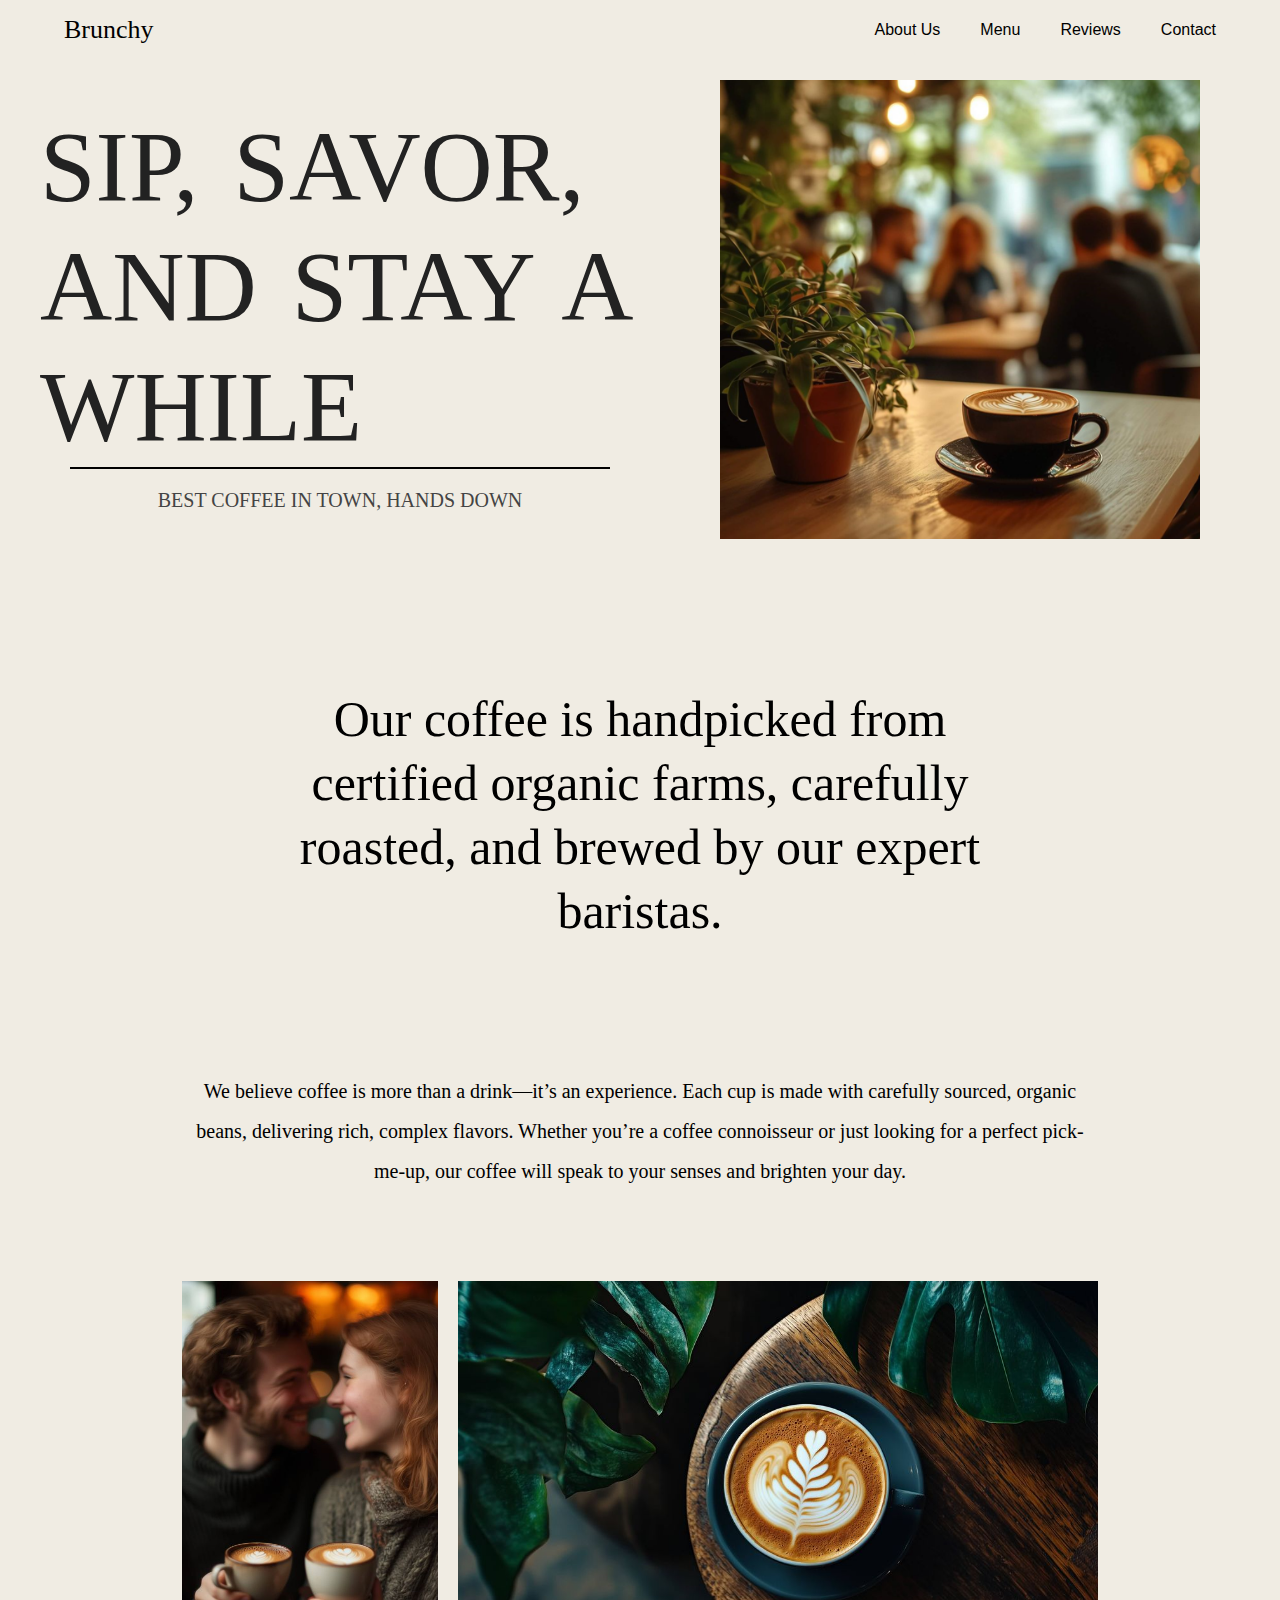
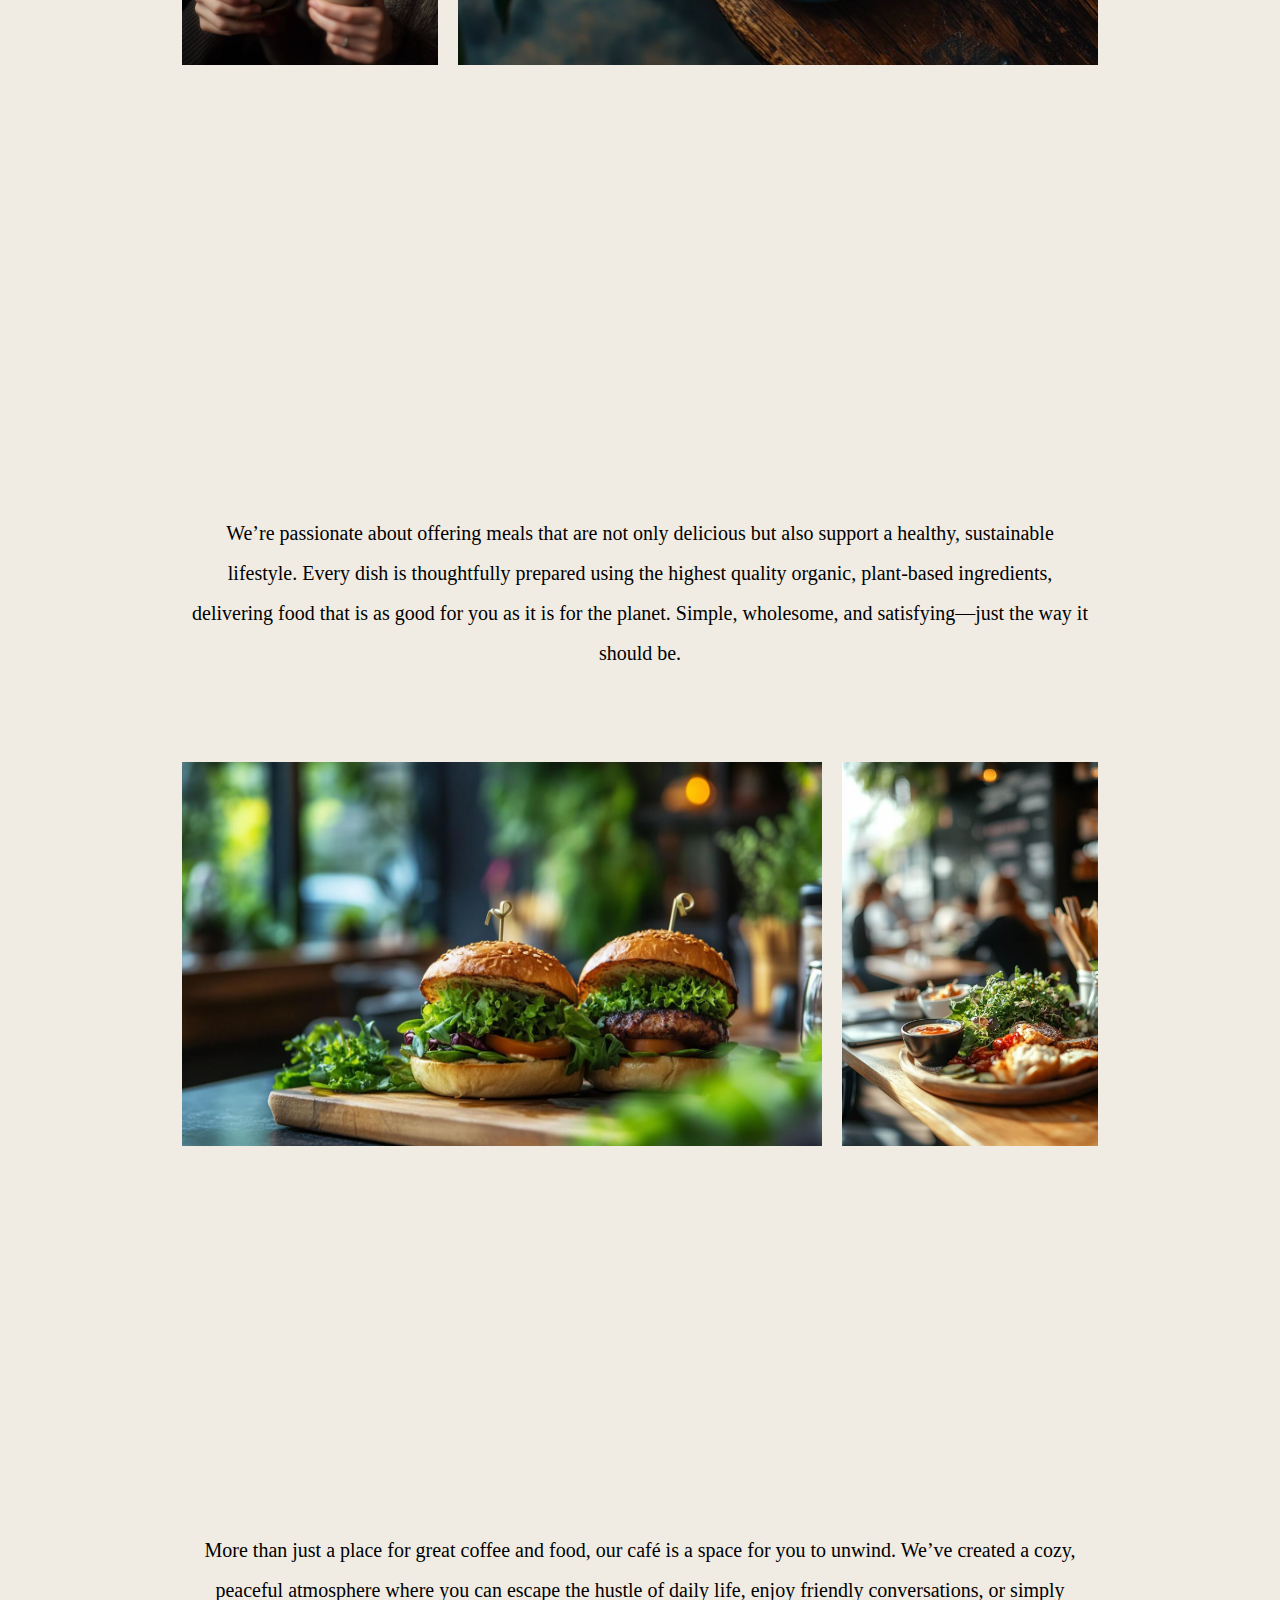
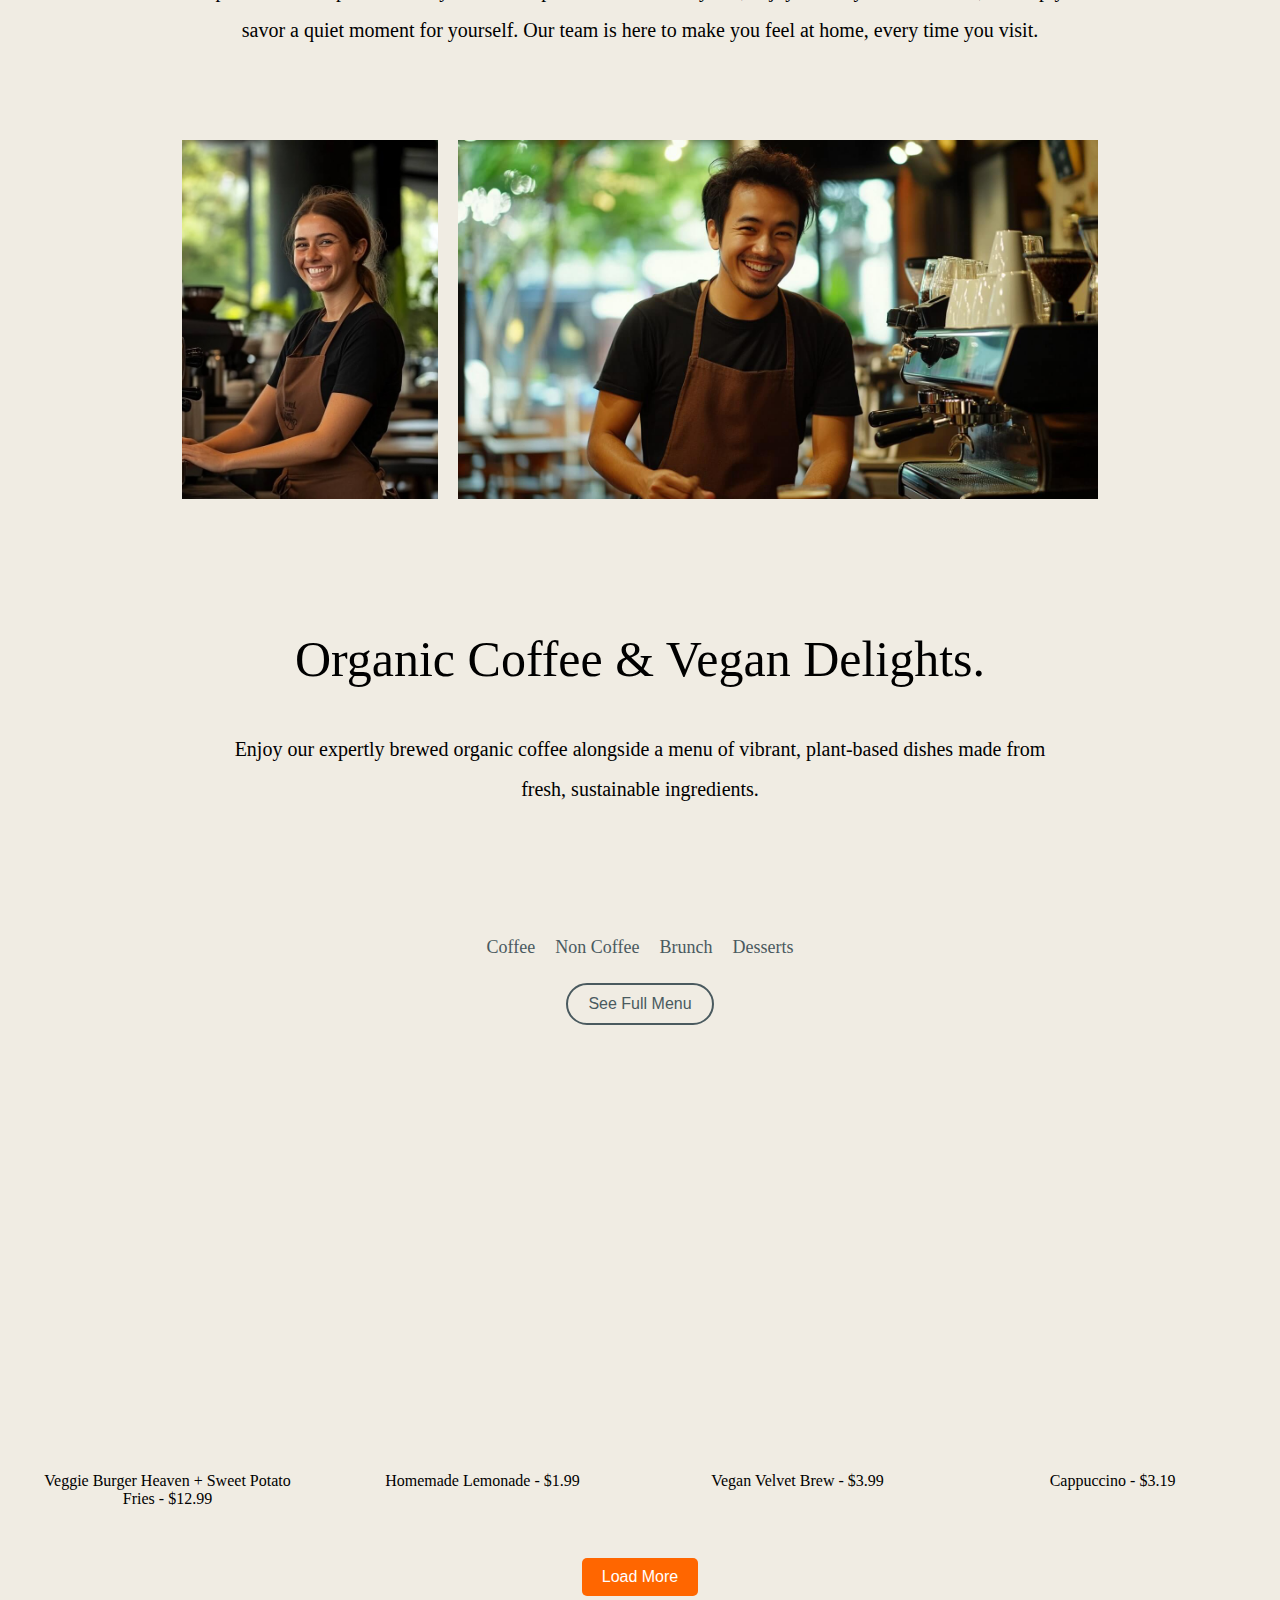
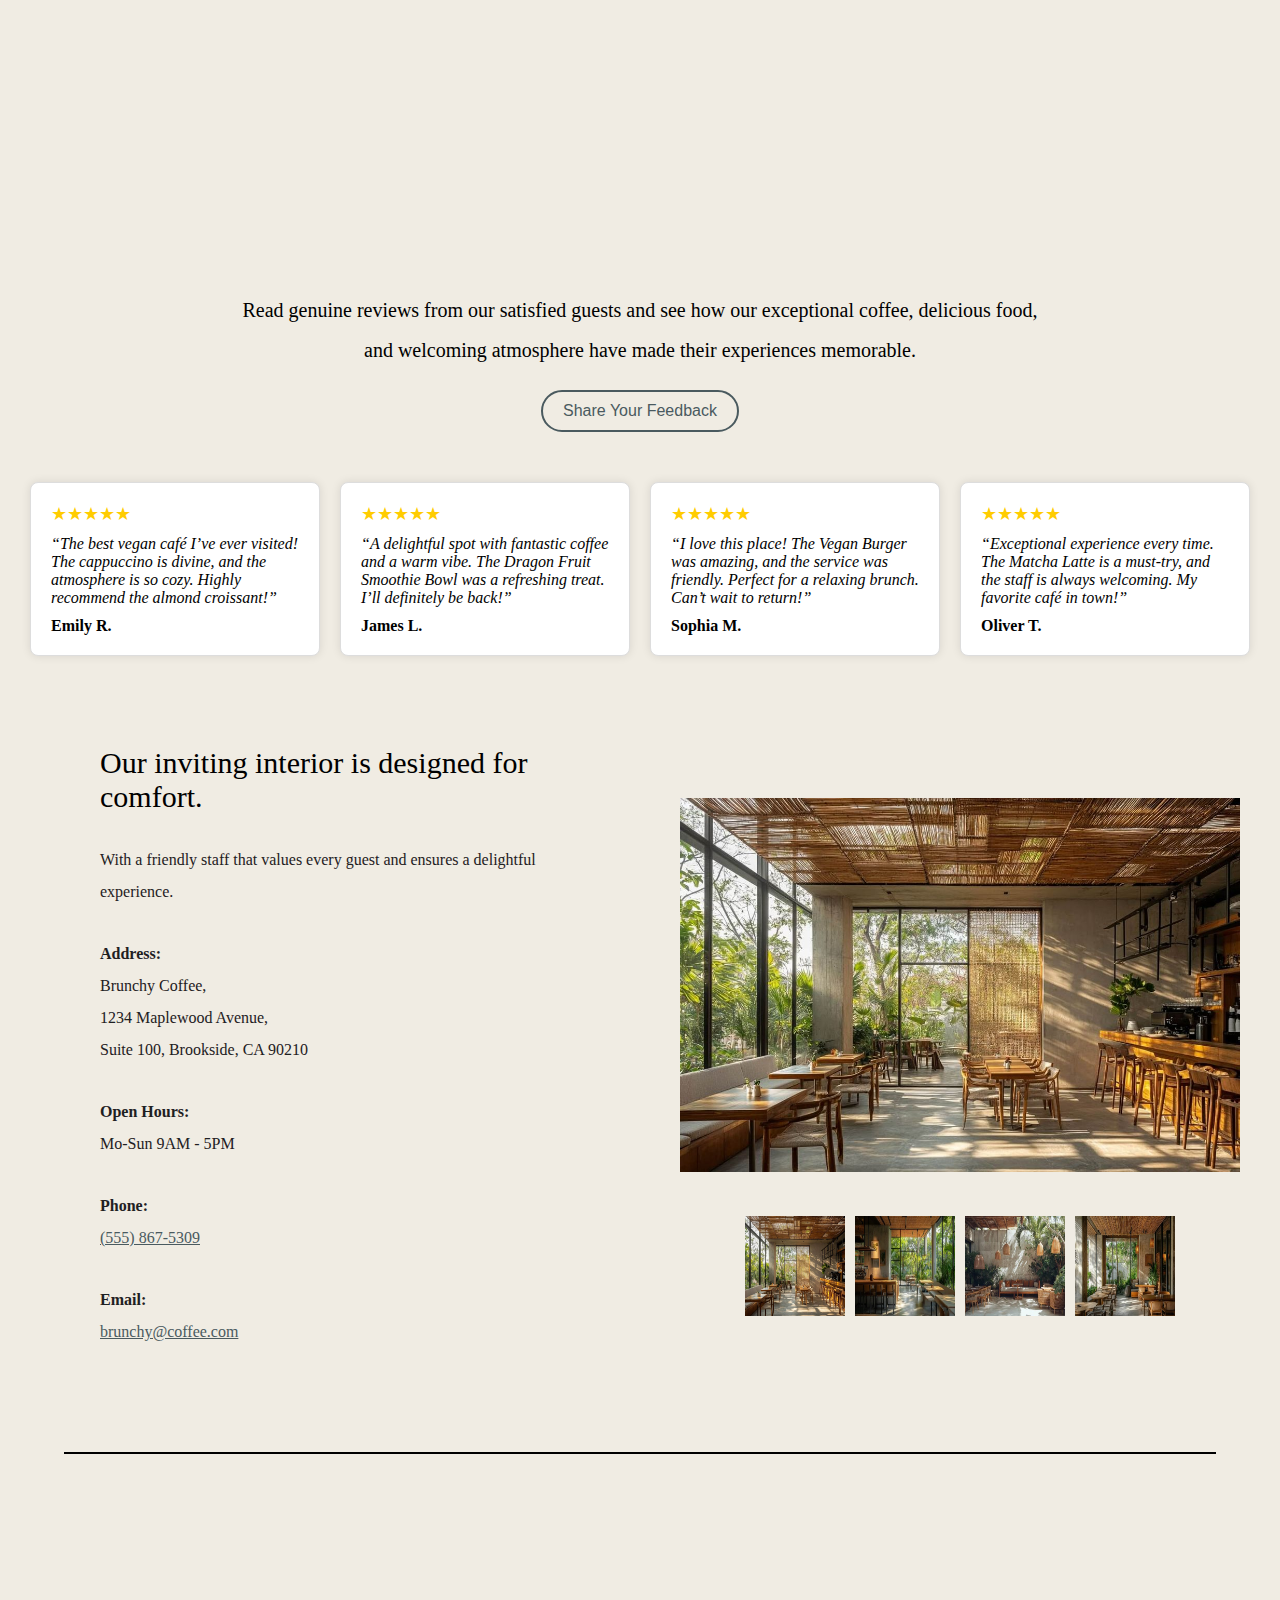
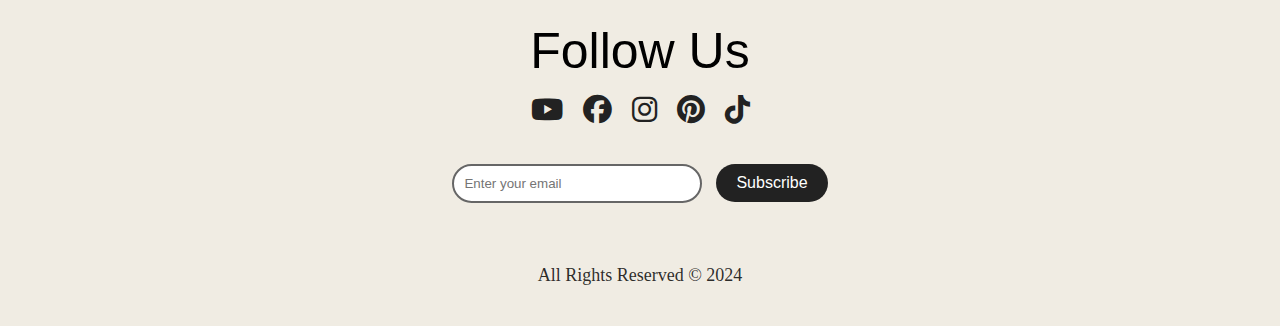
<file: index.html>
<!DOCTYPE html>
<html lang="en">
<head>
    <meta charset="UTF-8">
    <meta name="viewport" content="width=device-width, initial-scale=1.0">
    <title>Brunchy</title>

    <link rel="stylesheet" href="style.css">
    <link rel="stylesheet" href="max-width-460.css">
    <link rel="stylesheet" href="max-width-768.css">

    <!-- ============favicon=========== -->
    <link rel="icon" href="/img/favicon.png" type="image/x-icon">

    <!-- =====font-awesome-icon-link======= -->
     <link rel="stylesheet" href="https://cdnjs.cloudflare.com/ajax/libs/font-awesome/6.7.2/css/all.min.css">

    <!-- =====google-font-link===== -->
    <link rel="preconnect" href="https://fonts.googleapis.com">
    <link rel="preconnect" href="https://fonts.gstatic.com" crossorigin>
    <link href="https://fonts.googleapis.com/css2?family=Merriweather&family=Poppins:ital,wght@0,100;0,200;0,300;0,400;0,500;0,600;0,700;0,800;0,900;1,100;1,200;1,300;1,400;1,500;1,600;1,700;1,800;1,900&display=swap" rel="stylesheet">

<!-- ==============AOS-Link==================== -->
    <link href="https://unpkg.com/aos@2.3.1/dist/aos.css" rel="stylesheet">
    <script src="https://unpkg.com/aos@2.3.1/dist/aos.js"></script>


</head>
<body>

    <!-- ======navigation=============== -->
    <nav class="navbar">
        <div class="logo">Brunchy</div>
        <div class="menu-icon" onclick="toggleMenu()">☰</div>
        <ul class="nav-links">
            <li><a href="#about-us">About Us</a></li>
            <li><a href="#menu">Menu</a></li>
            <li><a href="#reviews">Reviews</a></li>
            <li><a href="#contact">Contact</a></li>
        </ul>
    </nav>

<!-- ======= Hero-section ========= -->
<div class="container">
    <div class="text">
        <h1 data-aos="fade-up" data-aos-duration="3000">SIP, SAVOR, AND STAY A WHILE</h1>
        <hr>
        <p>BEST COFFEE IN TOWN, HANDS DOWN</p>
    </div>
    <div class="image">
        <img src="/img/ss.png" alt="Coffee Shop" data-aos="flip-left" data-aos-duration="3000">
    </div>
</div>


<!-- ======About-us============ -->

<div class="about-us" id="about-us">
<h1 data-aos="fade-down" data-aos-duration="2000">Our coffee is handpicked from certified organic farms, carefully roasted, and brewed by our expert baristas.</h1>

<h3>We believe coffee is more than a drink—it’s an experience. Each cup is made with carefully sourced, organic beans, delivering rich, complex flavors. Whether you’re a coffee connoisseur or just looking for a perfect pick-me-up, our coffee will speak to your senses and brighten your day.</h3>

<div class="about-us-img">
    <img src="/img/couple coffee.jpg" alt="">
    <img src="/img/about-us-img.jpg" alt="">
</div>
</div>


<!-- =====About-us-two======== -->

<div class="About-us-two">
    <h1 data-aos="fade-down" data-aos-duration="2000">Our 100% vegan menu is made with fresh, organic ingredients, that nourish both body and soul.</h1>
    
    <h3>We’re passionate about offering meals that are not only delicious but also support a healthy, sustainable lifestyle. Every dish is thoughtfully prepared using the highest quality organic, plant-based ingredients, delivering food that is as good for you as it is for the planet. Simple, wholesome, and satisfying—just the way it should be.</h3>
    
    <div class="about-us-two-img">
        <img src="/img/Burger.jpg" alt="">
        <img src="/img/food.jpg" alt="">
    </div>
    </div>

<!-- ==========About-us-three=========== -->
<div class="About-us-three">
    <h1 data-aos="fade-down" data-aos-duration="2000">Relax and recharge in a welcoming space designed for comfort.</h1>
    
    <h3>More than just a place for great coffee and food, our café is a space for you to unwind. We’ve created a cozy, peaceful atmosphere where you can escape the hustle of daily life, enjoy friendly conversations, or simply savor a quiet moment for yourself. Our team is here to make you feel at home, every time you visit.</h3>
    
    <div class="about-us-three-img">
        <img src="/img/girl-shafe.jpg" alt="">
        <img src="/img/boy-shafe.jpg" alt="">
    </div>
    </div>


    <!-- =============Menu================== -->
     <div class="menu" id="menu">
        <div class="text-area">
            <h1>Organic Coffee & Vegan Delights.</h1>
            <h3>Enjoy our expertly brewed organic coffee alongside a menu of vibrant, plant-based dishes made from fresh, sustainable ingredients.</h3>
        </div>
     </div>


     <nav class="menu-lists">
        <a href="#" class="active">Coffee</a>
        <a href="#">Non Coffee</a>
        <a href="#">Brunch</a>
        <a href="#">Desserts</a>
    </nav>

    <div class="menu-btn">
    <button>See Full Menu</button>
</div>

<!-- =================================== -->

<div class="menu-container">
    <div class="menu-item show">
        <img src="/img/flate-white.jpg" alt="Veggie Burger" data-aos="zoom-in" data-aos-duration="3000">
        <p>Veggie Burger Heaven + Sweet Potato Fries - $12.99</p>
    </div>

    <div class="menu-item show">
        <img src="/img/waffle-dessert.jpg" alt="Lemonade" data-aos="zoom-in" data-aos-duration="3000">
        <p>Homemade Lemonade - $1.99</p>
    </div>

    <div class="menu-item show">
        <img src="/img/pudding.jpg" alt="Vegan Brew" data-aos="zoom-in" data-aos-duration="3000">
        <p>Vegan Velvet Brew - $3.99</p>
    </div>

    <div class="menu-item show">
        <img src="/img/cake.jpg" alt="Cappuccino" data-aos="zoom-in" data-aos-duration="3000">
        <p>Cappuccino - $3.19</p>
    </div>

    <div class="menu-item">
        <img src="/img/veggie-burger.jpg" alt="Pizza">
        <p>Cheese Pizza - $8.99</p>
    </div>

    <div class="menu-item">
        <img src="/img/lemonade.jpg" alt="Pasta">
        <p>Italian Pasta - $7.49</p>
    </div>

    <div class="menu-item">
        <img src="/img/valvet brew.jpg" alt="Smoothie">
        <p>Berry Smoothie - $4.99</p>
    </div>

    <div class="menu-item">
        <img src="/img/menu-cofee.jpg" alt="Salad">
        <p>Caesar Salad - $5.99</p>
    </div>
</div>

<div class="load-more-btn">
<button class="load-more">Load More</button>
</div>

<!-- =============FeedBack============= -->

<div class="feedback-contain" id="reviews">
<h1 data-aos="fade-down" data-aos-duration="2000">Why Our Guests Love Us:
Real Reviews and Heartfelt Feedback</h1>
<h3>Read genuine reviews from our satisfied guests and see how our exceptional coffee, delicious food, and welcoming atmosphere have made their experiences memorable.</h3>
<div class="feedback-btn">
<button>Share Your Feedback</button></div>
</div>

<div class="all-reviews">

<div class="reviews-container">
    <div class="review-box">
        <div class="stars">★★★★★</div>
        <p class="review-text">“The best vegan café I’ve ever visited! The cappuccino is divine, and the atmosphere is so cozy. Highly recommend the almond croissant!”</p>
        <p class="review-author">Emily R.</p>
    </div>
    <div class="review-box">
        <div class="stars">★★★★★</div>
        <p class="review-text">“A delightful spot with fantastic coffee and a warm vibe. The Dragon Fruit Smoothie Bowl was a refreshing treat. I’ll definitely be back!”</p>
        <p class="review-author">James L.</p>
    </div>
    <div class="review-box">
        <div class="stars">★★★★★</div>
        <p class="review-text">“I love this place! The Vegan Burger was amazing, and the service was friendly. Perfect for a relaxing brunch. Can’t wait to return!”</p>
        <p class="review-author">Sophia M.</p>
    </div>
    <div class="review-box">
        <div class="stars">★★★★★</div>
        <p class="review-text">“Exceptional experience every time. The Matcha Latte is a must-try, and the staff is always welcoming. My favorite café in town!”</p>
        <p class="review-author">Oliver T.</p>
    </div>
</div>
</div>

<!-- ===============Interior========= -->

<div class="container">

    <div class="text-section">

        <h1>Our inviting interior is designed for comfort.</h1>

        <p>With a friendly staff that values every guest and ensures a delightful experience.

        </p>

        <p ><strong>Address:</strong><br>
            Brunchy Coffee,<br>1234 Maplewood Avenue,<br>Suite 100, Brookside, CA 90210</p>

        <p> <strong>Open Hours:</strong> <br>
            Mo-Sun 9AM - 5PM</p>

        <p> <strong>Phone:</strong> <br> 
            <a href="tel:+15558675309">(555) 867-5309</a>
        </p>

        <p> <strong>Email:</strong><br>
            <a href="mailto:brunchy@coffee.com">brunchy@coffee.com</a>
        </p>

    </div>
    <div class="image-section">
        <div class="main-image">
            <img src="/img/First.jpg" alt="Interior Design">
        </div>
        <div class="thumbnail-gallery">
            <img src="/img/First.jpg" alt="Thumbnail 1">
            <img src="/img/Second.jpg" alt="Thumbnail 2">
            <img src="/img/Third.jpg" alt="Thumbnail 3">
            <img src="/img/Fourth.jpg" alt="Thumbnail 4">
        </div>
    </div>
</div>


<!-- ============Footer==================== -->

<hr>

 <footer class="footer" id="contact">

        <h1>Follow Us</h1>

        <div class="social-icons">
            <a href="#" class="fa-brands fa-youtube"></a>
            <a href="#" class="fa-brands fa-facebook"></a>
            <a href="#" class="fa-brands fa-instagram"></a>
            <a href="#" class="fa-brands fa-pinterest"></a>
            <a href="#" class="fa-brands fa-tiktok"></a>
        </div>

        <div class="newsletter">

            <input type="email" placeholder="Enter your email">

            <button>Subscribe</button>
        </div>

        <p class="copyright">All Rights Reserved &copy; 2024 </p>

    </footer>

    <script>
        function toggleMenu() {
            document.querySelector(".nav-links").classList.toggle("active");
        }


//   =========Load More==========   

document.addEventListener("DOMContentLoaded", function() {
            const items = document.querySelectorAll(".menu-item");
            const loadMoreBtn = document.querySelector(".load-more");
            let currentItems = 4;

            loadMoreBtn.addEventListener("click", function() {
                for (let i = currentItems; i < currentItems + 4; i++) {
                    if (items[i]) {
                        items[i].classList.add("show");
                    }
                }
                currentItems += 4;
                if (currentItems >= items.length) {
                    loadMoreBtn.style.display = "none";
                }
            });
        });
    </script>

<script>
    AOS.init();
  </script>

</body>
</html>
</file>
<file: style.css>
:root{
    --bg-color: #f0ece3;
    --font-family: font-family: "Poppins", serif;;
    --text-color: #1e2022;
}

*{
    margin: 0;
    padding: 0;
    box-sizing: border-box;
}

body{
    background-color: var(--bg-color);
}
.navbar {
    display: flex;
    justify-content: space-between;
    align-items: center;
    padding: 15px 5%;
   
}

.logo {
    font-size: 26px;
    
}

.nav-links {
    list-style: none;
    display: flex;
    gap: 40px;
}

.nav-links a {
    text-decoration: none;
    color: black;
    font-size: 16px;
    font-family: 'Segoe UI', Tahoma, Geneva, Verdana, sans-serif;
}

.nav-links a:hover{
    text-decoration: underline;
    color: #222;
}

.menu-icon {
    display: none;
    font-size: 24px;
    cursor: pointer;
}

.container {
    display: flex;
    flex-wrap: wrap-reverses;
    align-items: center;
    justify-content: space-between;
    padding: 40px;

}

.text {
    flex: 1;
    min-width: 300px;
    padding: 20px;
}

.text h1 {
    font-size: 100px;
    word-spacing: 10px;
    line-height: 1.2;
    color: #222;
    font-weight: 200;
    font-family: var(--font-family);
}

hr{
border: 1px solid black;
}

.text p {
    font-size: 20px;
    margin-top: 20px;
    color: #444;
    text-align: center;
}

.container .image {
    flex: 1;
    width: 300px;
    display: flex;
    justify-content: center;
    align-items: center;
    
}

.image img {
    width: 80%;
    object-fit: cover;
}

.about-us{
    margin-top: 10%;
}

.about-us h1{
    width: 100%;
    margin: 0 auto;
    text-align: center;
    line-height: 4rem;
    font-size: 50px;
    font-weight: 300;
    font-family: 'Times New Roman', Times, serif;
    padding: 0px 20%;
   
}

.about-us h3{
    width: 100%;
    margin: 0 auto;
    text-align: center;
    margin-top: 10%;
    line-height: 2em;
    font-weight: 200;
    padding: 0px 15%;
    font-size: 20px;
}

.about-us .about-us-img{
    display: flex;
    flex-wrap: wrap;
    justify-content: center;
    gap: 20px;
    margin-top: 7%;
}

.about-us-img img:nth-child(1){
    width: 20%;
}

.about-us-img img:nth-child(2){
    width: 50%;
    object-fit: cover;
}

/* ============About-us-two============ */

.About-us-two{
    margin-top: 10%;
}

.About-us-two h1{
    width: 100%;
    margin: 0 auto;
    text-align: center;
    line-height: 4rem;
    font-size: 50px;
    font-weight: 300;
    font-family: 'Times New Roman', Times, serif;
    padding: 0px 20%;
   
}

.About-us-two h3{
    width: 100%;
    margin: 0 auto;
    text-align: center;
    margin-top: 10%;
    line-height: 2em;
    font-weight: 200;
    padding: 0px 15%;
    font-size: 20px;
}

.About-us-two .about-us-two-img{
    display: flex;
    flex-wrap: wrap;
    justify-content: center;
    gap: 20px;
    margin-top: 7%;
}

.About-us-two .about-us-two-img img:nth-child(1){
    width: 50%;
}

.About-us-two .about-us-two-img img:nth-child(2){
    width: 20%;
    object-fit: cover;
}

/* ==========About-us-three============ */

.About-us-three{
    margin-top: 10%;
}

.About-us-three h1{
    width: 100%;
    margin: 0 auto;
    text-align: center;
    line-height: 4rem;
    font-size: 50px;
    font-weight: 300;
    font-family: 'Times New Roman', Times, serif;
    padding: 0px 20%;
   
}

.About-us-three h3{
    width: 100%;
    margin: 0 auto;
    text-align: center;
    margin-top: 10%;
    line-height: 2em;
    font-weight: 200;
    padding: 0px 15%;
    font-size: 20px;
}

.About-us-three .about-us-three-img{
    display: flex;
    flex-wrap: wrap;
    justify-content: center;
    gap: 20px;
    margin-top: 7%;
}

.About-us-three .about-us-three-img img:nth-child(1){
    width: 20%;
    object-fit: cover;
}

.About-us-three .about-us-three-img img:nth-child(2){
    width: 50%;
    object-fit: cover;
}

/* ===========Menu============= */

.menu .text-area h1{
    width: 100%;
    text-align: center;
    line-height: 4rem;
    font-size: 50px;
    font-weight: 300;
    font-family: 'Times New Roman', Times, serif;
    padding: 0px 20%;
    margin-top: 10%;
}

.menu .text-area h3{
    width: 100%;
    margin: 0 auto;
    text-align: center;
    line-height: 2em;
    font-weight: 200;
    padding: 0px 18%;
    font-size: 20px;
    margin-top: 3%;
}


.menu-lists {
    display: flex;
     gap: 20px;
     justify-content: center;
     font-size: 18px;
     margin-top: 10%;
}

.menu-lists a {
    text-decoration: none;
    color: #4a5a5f;
    position: relative;
    padding-bottom: 5px;
}

.menu-lists a:hover{
    font-weight: bold;
}

.menu-btn{
    display: flex;
    align-items: center;
    justify-content: center;
    
}

button {
    margin-top: 20px;
    padding: 10px 20px;
    border: 2px solid #4a5a5f;
    border-radius: 30px;
    background-color: var(--bg-color);
    color: #4a5a5f;
    font-size: 16px;
    cursor: pointer;
    transition: 0.3s ease;
    
}

button:hover {
    background-color: rgba(0, 0, 0, 0.769);
    color: white;
}

/* =============================== */

.menu-container {
    display: grid;
    grid-template-columns: repeat(auto-fit, minmax(250px, 1fr));
    gap: 20px;
    margin: 20px;
}
.menu-item {
    display: none;
    border-radius: 8px;
    padding: 10px;
    text-align: center;
}
.menu-item img {
    width: 100%;
    border-radius: 8px;
}
.menu-item.show {
    display: block;
}

.load-more-btn {
    display: flex;
    justify-content: center;
    align-items: center;
}

.load-more {
    background: #ff6600;
    color: white;
    border: none;
    padding: 10px 20px;
    font-size: 16px;
    cursor: pointer;
    border-radius: 5px;
    margin-top: 20px;
   
}
.load-more:hover {
    background: #cc5200;
}

/* =============FeedBack=========== */

.feedback-contain h1{
    width: 100%;
    text-align: center;
    line-height: 4rem;
    font-size: 50px;
    font-weight: 300;
    font-family: 'Times New Roman', Times, serif;
    padding: 0px 20%;
    margin-top: 10%;
}

.feedback-contain h3{
    width: 100%;
    margin: 0 auto;
    text-align: center;
    line-height: 2em;
    font-weight: 200;
    padding: 0px 18%;
    font-size: 20px;
    margin-top: 3%;
}

.feedback-btn{
    display: flex;
    justify-content: center;
}

.feedback-contain .feedback-btn button {
    margin-top: 20px;
    padding: 10px 20px;
    border: 2px solid #4a5a5f;
    border-radius: 30px;
    background-color: var(--bg-color);
    color: #4a5a5f;
    font-size: 16px;
    cursor: pointer;
    transition: 0.3s ease;
    
}

.feedback-contain .feedback-btn button:hover {
    background-color: rgba(0, 0, 0, 0.769);
    color: white;
}

/* .all-reviews{
    display: flex;
    justify-content: center;
    align-items: center;
    flex-direction: column;
} */

.reviews-container {
    display: grid;
    grid-template-columns: repeat(auto-fit, minmax(250px, 1fr));
    gap: 20px;
    margin: 50px 30px;

}
.review-box {
    background: white;
    border-radius: 8px;
    box-shadow: 0 0 10px rgba(0, 0, 0, 0.1);
    padding: 20px;
    text-align: left;
    border: 1px solid #ddd;
}
.stars {
    color: #ffcc00;
    font-size: 18px;
}
.review-text {
    font-style: italic;
    margin: 10px 0;
}
.review-author {
    font-weight: bold;
}

/* =========Interior============= */

.container {
    display: flex;
    flex-wrap: wrap;
    justify-content: center;
    align-items: center;
    padding: 20px;
    margin-bottom: 5%;
}
.text-section {
    flex: 1;
    padding: 20px;
}
.text-section h1 {
    font-size: 30px;
    font-weight: 300;
    font-family: 'Times New Roman', Times, serif;
    padding: 0px 10%;
}
.text-section p {
    font-size: 16px;
    margin-top: 5%;
    padding: 0px 10%;
    line-height: 2rem;
    color: var(--text-color);
}

.text-section a{
    color: #4a5a5f;
}
.image-section {
    flex: 1;
    max-width: 600px;
}
.main-image img {
    width: 100%;
    border-radius: 8px;
    transition: transform 0.3s ease-in-out;
    padding: 20px;
}
.main-image img:hover {
    transform: scale(1.05);
}
.thumbnail-gallery {
    display: flex;
    flex-wrap: wrap;
    justify-content: center;
    gap: 10px;
    margin-top: 20px;
}
.thumbnail-gallery img {
    width: 100px;
    height: 100px;
    transition: transform 0.3s ease-in-out;
    cursor: pointer;
}
.thumbnail-gallery img:hover {
    transform: scale(1.1);
}

/* ============Footer========== */

hr{
    width: 90%;
    margin: 0 auto;
}
.footer {
    padding: 40px 20px;
    margin-top: 10%;
}
.footer h1 {
    font-size: 50px;
    margin-bottom: 15px;
    text-align: center;
    font-weight: 300;
    font-family: 'Segoe UI', Tahoma, Geneva, Verdana, sans-serif;
}
.social-icons {
    display: flex;
    justify-content: center;
    gap: 20px;
    margin-bottom: 20px;
}
.social-icons a {
    font-size: 1.8rem;
    color: #222;
    transition: transform 0.3s ease, color 0.3s ease;
    text-decoration: none;
}
.social-icons a:hover {
    transform: scale(1.2);
    
}
.newsletter {
    margin-bottom: 20px;
    text-align: center;
}
.newsletter input {
    padding: 10px;
    width: 250px;
    border: 2px solid #666;
    border-radius: 25px;
    outline: none;
}
.newsletter button {
    padding: 10px 20px;
    margin-left: 10px;
    border: none;
    background-color: #222;
    color: white;
    border-radius: 25px;
    cursor: pointer;
    transition: background-color 0.3s ease;
}
.newsletter button:hover {
    background-color: transparent;
    border: 1px solid black;
    color: black;
}
.copyright {
    font-size: 18px;
    color: rgba(0, 0, 0, 0.826);
    text-align: center;
    margin-top: 5%;
}
</file>
<file: max-width-460.css>
@media (max-width: 460px) {
    .newsletter input {
        width: 180px;
    }
}
</file>
<file: max-width-768.css>
@media (max-width: 768px) {
    .nav-links {
        display: none;
        flex-direction: column;
        gap: 20px;
        position: absolute;
        top: 60px;
        right: 5%;
        background: white;
        padding: 10px;
        border-radius: 5px;
        box-shadow: 0px 0px 10px rgba(0, 0, 0, 0.1);
    }

    .nav-links.active {
        display: flex;
    }

    .menu-icon {
        display: block;
    }

    .container {
        flex-direction: column;
        text-align: center;
    }

    .text h1 {
        font-size: 2.5rem;
    }

    .about-us h1{
        font-size: 30px;
        line-height: 2.5rem;
        padding: 0px 5%;
        
    }

    .about-us h3{
        font-size: 20px;
        line-height: 2rem;
        padding: 0px 5%;
        
    }

    .About-us-two h1{
        font-size: 30px;
        line-height: 2.5rem;
        padding: 0px 5%;
        
    }

    .About-us-two h3{
        font-size: 20px;
        line-height: 2rem;
        padding: 0px;
        padding: 0px 5%;
        
    }

    .About-us-three h1{
        font-size: 30px;
        line-height: 2.5rem;
        padding: 0px 5%;
        
    }

    .About-us-three h3{
        font-size: 20px;
        line-height: 2rem;
        padding: 0px;
        padding: 0px 5%;
        
    }

    .menu .text-area h1{
        font-size: 30px;
        line-height: 2.5rem;
        padding: 0px 5%;
    }

    .menu .text-area h3{
        font-size: 18px;
        line-height: 2rem;
        padding: 0px 5%;
    }

    .menu-items {
        flex-direction: column;
        align-items: center;
    }

    .menu-container {
        grid-template-columns: 1fr;
    }

    .menu-container-two {
        grid-template-columns: 1fr;
    }

    .feedback-contain h1{
        font-size: 30px;
        line-height: 2.5rem;
        padding: 0px 5%;
    }

    .feedback-contain h3{
        font-size: 18px;
        line-height: 2rem;
        padding: 0px 5%;
    }

    .container {
        flex-direction: column;
        align-items: center;
        text-align: center;
    }
}
</file>
